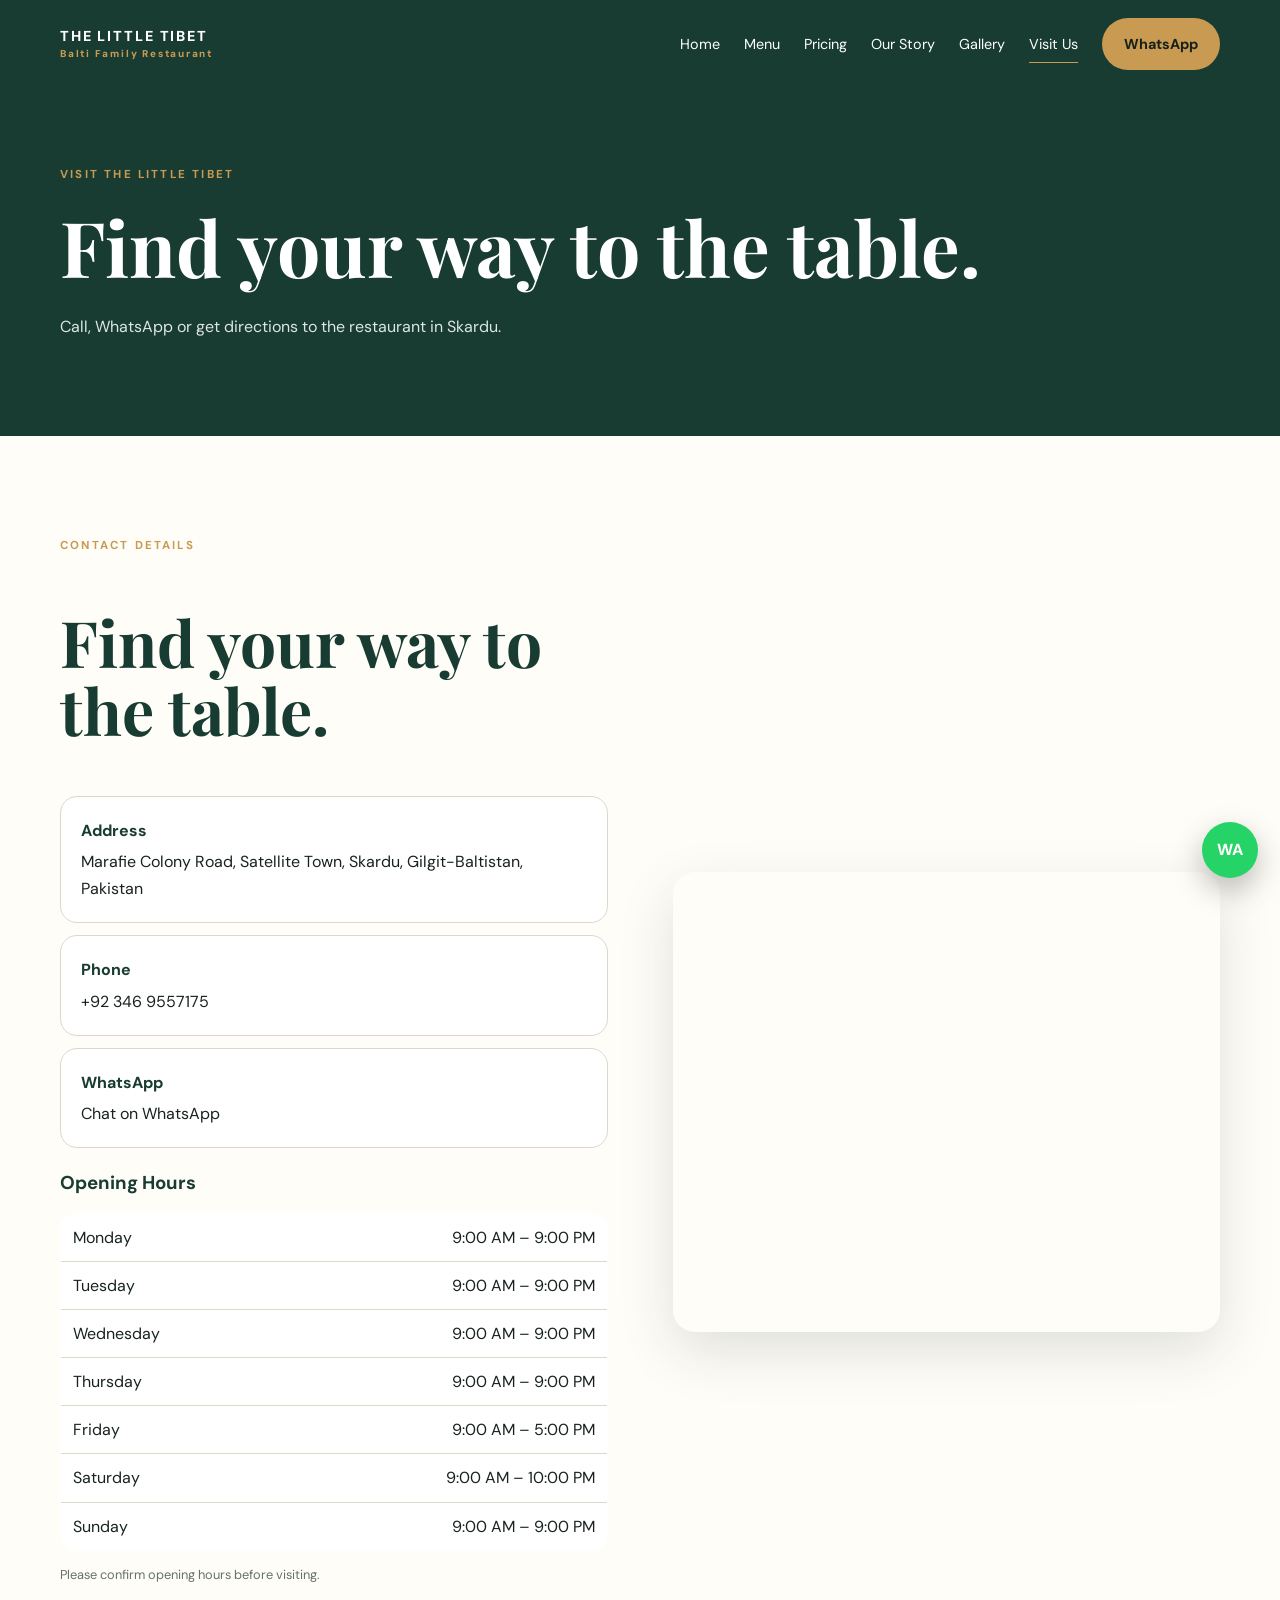
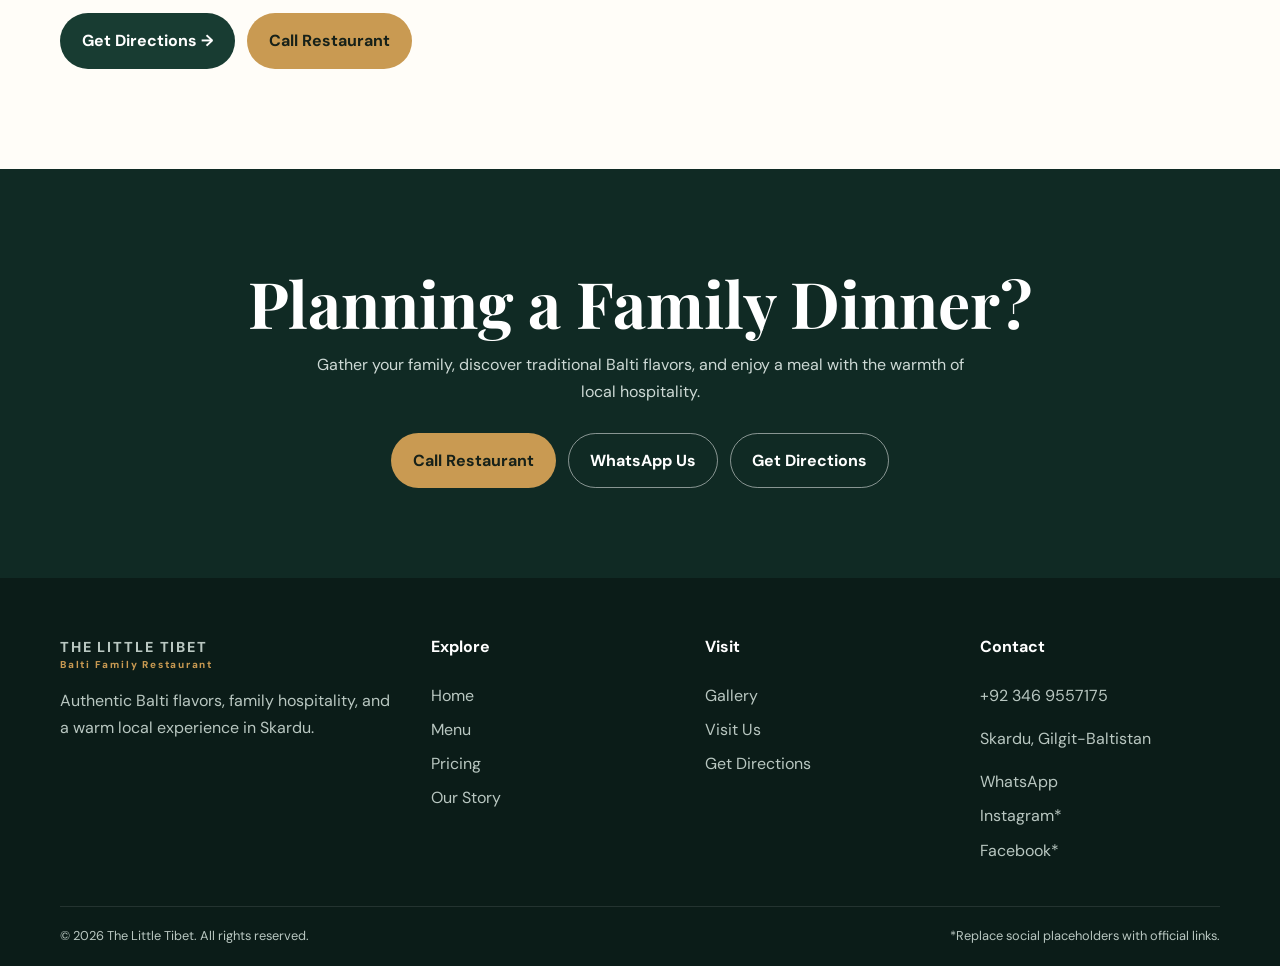
<file: contact.html>
<!doctype html><html lang="en"><head><meta charset="utf-8"><meta name="viewport" content="width=device-width,initial-scale=1"><title>Contact & Location | The Little Tibet Skardu</title><meta name="description" content="Contact The Little Tibet in Marafie Colony Road, Satellite Town, Skardu."><meta property="og:title" content="Contact & Location | The Little Tibet Skardu"><meta property="og:description" content="Contact The Little Tibet in Marafie Colony Road, Satellite Town, Skardu."><link rel="stylesheet" href="css/style.css"></head><body><header class="navbar"><div class="container nav-inner"><a class="logo" href="index.html">THE LITTLE TIBET<small>Balti Family Restaurant</small></a><nav class="nav-links"><a href="index.html">Home</a><a href="menu.html">Menu</a><a href="pricing.html">Pricing</a><a href="about.html">Our Story</a><a href="gallery.html">Gallery</a><a href="contact.html">Visit Us</a><a class="btn btn-primary" href="https://wa.me/923469557175" target="_blank">WhatsApp</a></nav><button class="menu-btn" aria-label="Open navigation" aria-expanded="false">☰</button></div></header><main><section class="page-hero"><div class="container"><div class="eyebrow">VISIT THE LITTLE TIBET</div><h1>Find your way to the table.</h1><p>Call, WhatsApp or get directions to the restaurant in Skardu.</p></div></section><section class="section"><div class="container location-grid"><div><div class="eyebrow">CONTACT DETAILS</div><h2 style="font:700 clamp(2.3rem,5vw,4rem)/1.05 'Playfair Display',serif;color:var(--g)">Find your way to the table.</h2><div class="contact-cards"><div class="contact-card"><strong>Address</strong>Marafie Colony Road, Satellite Town, Skardu, Gilgit-Baltistan, Pakistan</div><div class="contact-card"><strong>Phone</strong><a href="tel:+923469557175">+92 346 9557175</a></div><div class="contact-card"><strong>WhatsApp</strong><a href="https://wa.me/923469557175" target="_blank">Chat on WhatsApp</a></div></div><h3 style="color:var(--g)">Opening Hours</h3><table class="hours"><tr><td>Monday</td><td>9:00 AM – 9:00 PM</td></tr><tr><td>Tuesday</td><td>9:00 AM – 9:00 PM</td></tr><tr><td>Wednesday</td><td>9:00 AM – 9:00 PM</td></tr><tr><td>Thursday</td><td>9:00 AM – 9:00 PM</td></tr><tr><td>Friday</td><td>9:00 AM – 5:00 PM</td></tr><tr><td>Saturday</td><td>9:00 AM – 10:00 PM</td></tr><tr><td>Sunday</td><td>9:00 AM – 9:00 PM</td></tr></table><p class="muted" style="font-size:.8rem">Please confirm opening hours before visiting.</p><div class="actions"><a class="btn btn-dark" href="https://www.google.com/maps/search/?api=1&query=The+Little+Tibet+Marafie+Colony+Road+Skardu" target="_blank">Get Directions →</a><a class="btn btn-primary" href="tel:+923469557175">Call Restaurant</a></div></div><iframe class="map" src="https://www.google.com/maps?q=The%20Little%20Tibet%2C%20Marafie%20Colony%20Road%2C%20Skardu&output=embed" loading="lazy" allowfullscreen title="Map showing The Little Tibet in Skardu"></iframe></div></section><section class="cta"><div class="container"><h2>Planning a Family Dinner?</h2><p>Gather your family, discover traditional Balti flavors, and enjoy a meal with the warmth of local hospitality.</p><div class="actions" style="justify-content:center"><a class="btn btn-primary" href="tel:+923469557175">Call Restaurant</a><a class="btn btn-outline" href="https://wa.me/923469557175" target="_blank">WhatsApp Us</a><a class="btn btn-outline" href="https://www.google.com/maps/search/?api=1&query=The+Little+Tibet+Marafie+Colony+Road+Skardu" target="_blank">Get Directions</a></div></div></section></main><footer class="footer"><div class="container"><div class="footer-grid"><div><a class="logo" href="index.html">THE LITTLE TIBET<small>Balti Family Restaurant</small></a><p>Authentic Balti flavors, family hospitality, and a warm local experience in Skardu.</p></div><div><h4>Explore</h4><a href="index.html">Home</a><a href="menu.html">Menu</a><a href="pricing.html">Pricing</a><a href="about.html">Our Story</a></div><div><h4>Visit</h4><a href="gallery.html">Gallery</a><a href="contact.html">Visit Us</a><a href="https://www.google.com/maps/search/?api=1&query=The+Little+Tibet+Marafie+Colony+Road+Skardu" target="_blank">Get Directions</a></div><div><h4>Contact</h4><a href="tel:+923469557175">+92 346 9557175</a><p>Skardu, Gilgit-Baltistan</p><a href="https://wa.me/923469557175" target="_blank">WhatsApp</a><a href="#">Instagram*</a><a href="#">Facebook*</a></div></div><div class="copyright"><span>© <span data-year></span> The Little Tibet. All rights reserved.</span><span>*Replace social placeholders with official links.</span></div></div></footer><a class="whatsapp" href="https://wa.me/923469557175" target="_blank" aria-label="Chat on WhatsApp">WA</a><button class="top" aria-label="Back to top">↑</button><script src="js/script.js"></script></body></html>
</file>
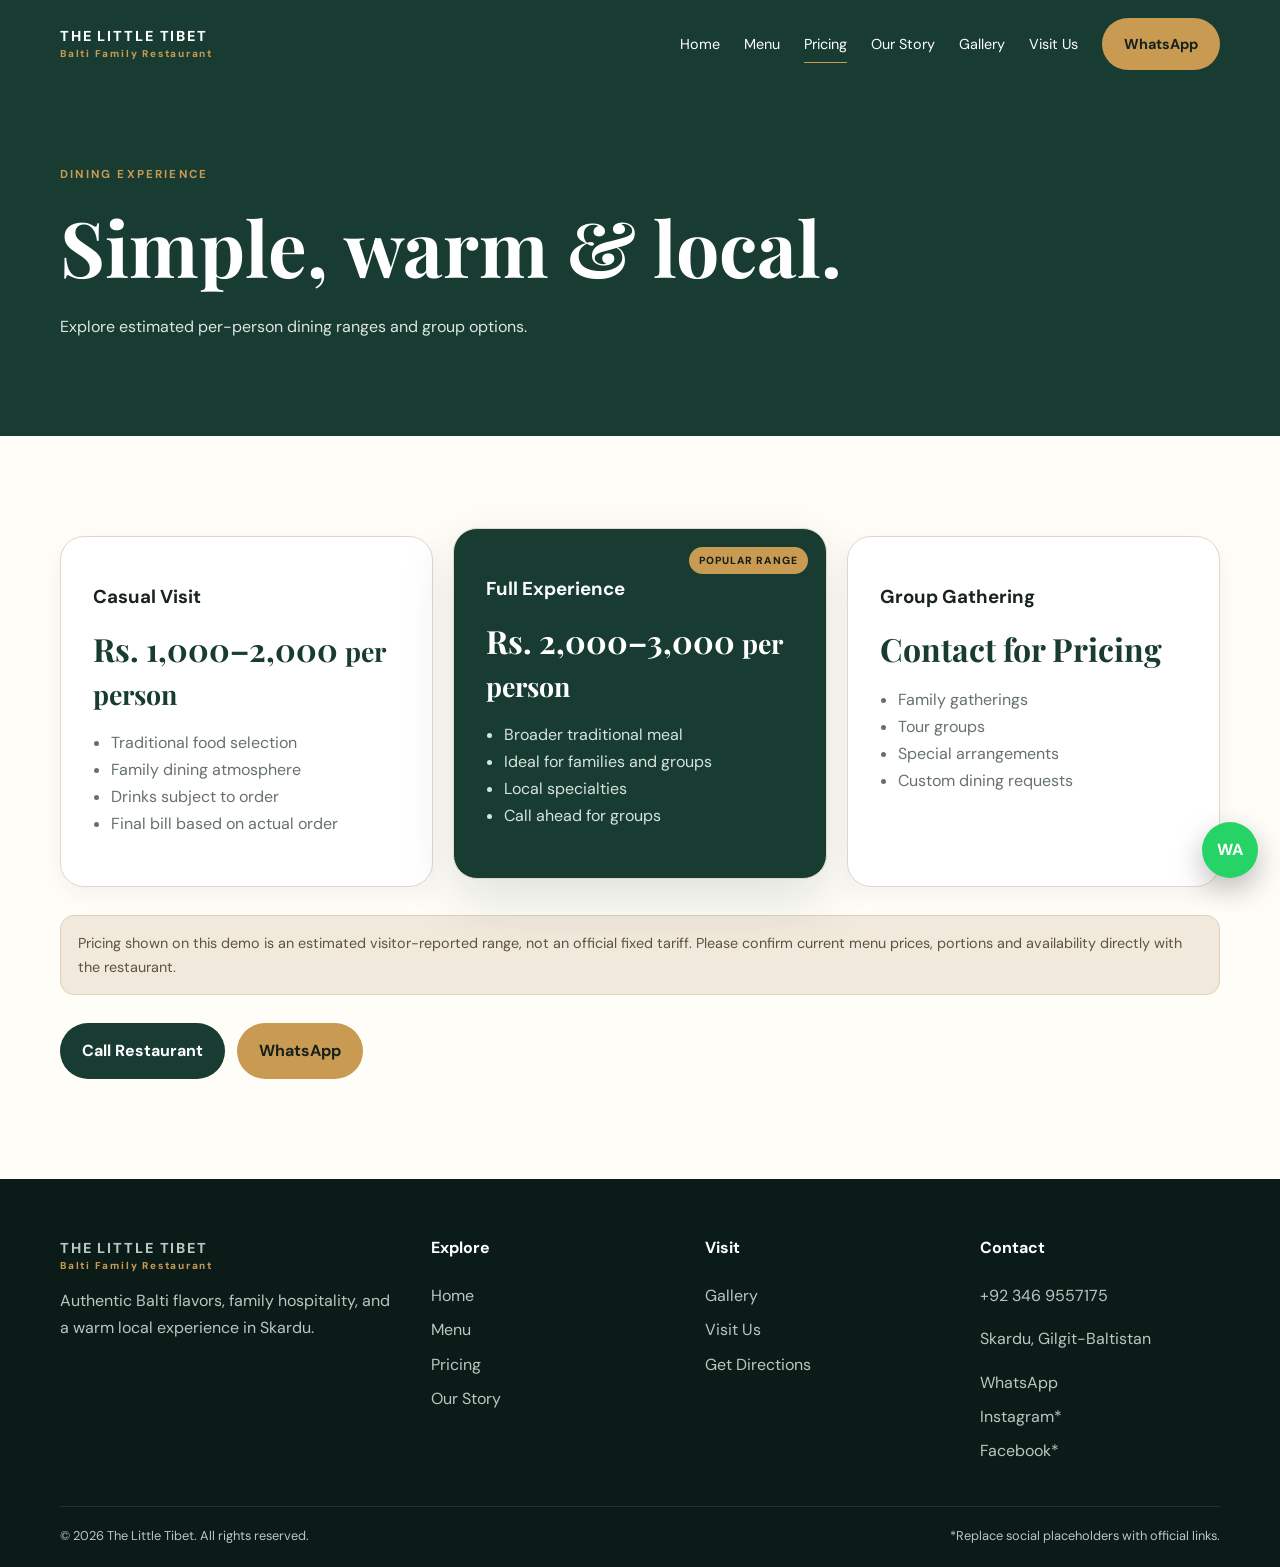
<file: pricing.html>
<!doctype html><html lang="en"><head><meta charset="utf-8"><meta name="viewport" content="width=device-width,initial-scale=1"><title>Dining Experience & Pricing | The Little Tibet Skardu</title><meta name="description" content="Estimated visitor-reported dining ranges and group options for The Little Tibet Skardu."><meta property="og:title" content="Dining Experience & Pricing | The Little Tibet Skardu"><meta property="og:description" content="Estimated visitor-reported dining ranges and group options for The Little Tibet Skardu."><link rel="stylesheet" href="css/style.css"></head><body><header class="navbar"><div class="container nav-inner"><a class="logo" href="index.html">THE LITTLE TIBET<small>Balti Family Restaurant</small></a><nav class="nav-links"><a href="index.html">Home</a><a href="menu.html">Menu</a><a href="pricing.html">Pricing</a><a href="about.html">Our Story</a><a href="gallery.html">Gallery</a><a href="contact.html">Visit Us</a><a class="btn btn-primary" href="https://wa.me/923469557175" target="_blank">WhatsApp</a></nav><button class="menu-btn" aria-label="Open navigation" aria-expanded="false">☰</button></div></header><main><section class="page-hero"><div class="container"><div class="eyebrow">DINING EXPERIENCE</div><h1>Simple, warm & local.</h1><p>Explore estimated per-person dining ranges and group options.</p></div></section><section class="section"><div class="container"><div class="price-grid"><article class="price-card"><h3>Casual Visit</h3><div class="price">Rs. 1,000–2,000 <small>per person</small></div><ul><li>Traditional food selection</li><li>Family dining atmosphere</li><li>Drinks subject to order</li><li>Final bill based on actual order</li></ul></article><article class="price-card featured"><span class="badge">POPULAR RANGE</span><h3>Full Experience</h3><div class="price">Rs. 2,000–3,000 <small>per person</small></div><ul><li>Broader traditional meal</li><li>Ideal for families and groups</li><li>Local specialties</li><li>Call ahead for groups</li></ul></article><article class="price-card"><h3>Group Gathering</h3><div class="price">Contact for Pricing</div><ul><li>Family gatherings</li><li>Tour groups</li><li>Special arrangements</li><li>Custom dining requests</li></ul></article></div><div class="notice" style="margin-top:28px">Pricing shown on this demo is an estimated visitor-reported range, not an official fixed tariff. Please confirm current menu prices, portions and availability directly with the restaurant.</div><div class="actions"><a class="btn btn-dark" href="tel:+923469557175">Call Restaurant</a><a class="btn btn-primary" href="https://wa.me/923469557175" target="_blank">WhatsApp</a></div></div></section></main><footer class="footer"><div class="container"><div class="footer-grid"><div><a class="logo" href="index.html">THE LITTLE TIBET<small>Balti Family Restaurant</small></a><p>Authentic Balti flavors, family hospitality, and a warm local experience in Skardu.</p></div><div><h4>Explore</h4><a href="index.html">Home</a><a href="menu.html">Menu</a><a href="pricing.html">Pricing</a><a href="about.html">Our Story</a></div><div><h4>Visit</h4><a href="gallery.html">Gallery</a><a href="contact.html">Visit Us</a><a href="https://www.google.com/maps/search/?api=1&query=The+Little+Tibet+Marafie+Colony+Road+Skardu" target="_blank">Get Directions</a></div><div><h4>Contact</h4><a href="tel:+923469557175">+92 346 9557175</a><p>Skardu, Gilgit-Baltistan</p><a href="https://wa.me/923469557175" target="_blank">WhatsApp</a><a href="#">Instagram*</a><a href="#">Facebook*</a></div></div><div class="copyright"><span>© <span data-year></span> The Little Tibet. All rights reserved.</span><span>*Replace social placeholders with official links.</span></div></div></footer><a class="whatsapp" href="https://wa.me/923469557175" target="_blank" aria-label="Chat on WhatsApp">WA</a><button class="top" aria-label="Back to top">↑</button><script src="js/script.js"></script></body></html>
</file>
<file: css/style.css>
@import url('https://fonts.googleapis.com/css2?family=DM+Sans:wght@400;500;600;700&family=Playfair+Display:wght@600;700&display=swap');
:root{--g:#183C32;--d:#102A24;--c:#F5F0E7;--w:#FFFDF8;--a:#C99A52;--t:#18231F;--m:#66716C;--b:#DED8CC;--s:0 20px 55px rgba(16,42,36,.13)}*{box-sizing:border-box}html{scroll-behavior:smooth}body{margin:0;background:var(--w);color:var(--t);font-family:'DM Sans',sans-serif;line-height:1.7;overflow-x:hidden}a{text-decoration:none;color:inherit}img{max-width:100%;display:block}.container{width:min(1160px,calc(100% - 40px));margin:auto}.section{padding:100px 0}.eyebrow{font-size:.72rem;letter-spacing:.19em;text-transform:uppercase;font-weight:700;color:var(--a)}h1,h2,h3{line-height:1.1}.section-head{max-width:720px;margin-bottom:42px}.section-head h2,.story h2{font:700 clamp(2.35rem,5vw,4.4rem) 'Playfair Display',serif;color:var(--g);margin:10px 0 18px}.section-head p,.muted{color:var(--m)}.btn{display:inline-flex;align-items:center;justify-content:center;gap:9px;border:1px solid transparent;border-radius:999px;padding:13px 21px;font-weight:700;transition:.22s}.btn:hover{transform:translateY(-2px)}.btn-primary{background:var(--a);color:#172119}.btn-dark{background:var(--g);color:#fff}.btn-outline{border-color:rgba(255,255,255,.5);color:#fff}.navbar{position:fixed;z-index:50;top:0;left:0;right:0;color:#fff;padding:18px 0;transition:.25s}.navbar.scrolled{background:rgba(16,42,36,.96);backdrop-filter:blur(14px);box-shadow:0 8px 30px #0002;padding:11px 0}.nav-inner{display:flex;align-items:center;justify-content:space-between;gap:20px}.logo{font-size:.9rem;font-weight:800;letter-spacing:.13em;line-height:1.05}.logo small{display:block;color:var(--a);font-size:.62rem;letter-spacing:.18em;margin-top:5px}.nav-links{display:flex;align-items:center;gap:24px;font-size:.9rem}.nav-links a:not(.btn){position:relative}.nav-links a:not(.btn):after{content:'';position:absolute;left:0;bottom:-7px;width:0;height:1px;background:var(--a);transition:.2s}.nav-links a:hover:after,.nav-links a.active:after{width:100%}.menu-btn{display:none;background:none;border:0;color:#fff;font-size:1.4rem}.hero{min-height:94vh;position:relative;display:grid;align-items:end;color:#fff;background:linear-gradient(180deg,#102a2430,#102a24eb),url('https://images.unsplash.com/photo-1516026672322-bc52d61a55d5?auto=format&fit=crop&w=2200&q=85') center/cover}.hero-content{position:relative;z-index:2;padding:160px 0 90px;max-width:850px}.hero h1{font:700 clamp(3.3rem,8vw,6.5rem)/.94 'Playfair Display',serif;margin:15px 0 24px}.hero p{max-width:680px;font-size:clamp(1rem,2vw,1.2rem);color:#edf3ef}.actions{display:flex;gap:12px;flex-wrap:wrap;margin-top:28px}.scroll{position:absolute;z-index:2;bottom:24px;right:5%;font-size:.7rem;letter-spacing:.15em;writing-mode:vertical-rl}.intro,.location{background:var(--c)}.split,.story-grid,.location-grid{display:grid;grid-template-columns:1fr 1fr;gap:65px;align-items:center}.split img,.story-grid img{height:560px;width:100%;object-fit:cover;border-radius:22px;box-shadow:var(--s)}.stats{display:grid;grid-template-columns:repeat(3,1fr);gap:10px;margin-top:30px}.stat{padding:16px 0;border-top:1px solid #cfc6b6}.stat strong{display:block;font-size:1.45rem;color:var(--g)}.stat small{color:var(--m)}.food-grid,.culture-grid,.price-grid,.review-grid{display:grid;grid-template-columns:repeat(4,1fr);gap:20px}.food-card{border:1px solid var(--b);background:#fff;border-radius:22px;overflow:hidden;transition:.25s}.food-card:hover{transform:translateY(-5px);box-shadow:var(--s)}.food-card img{height:230px;width:100%;object-fit:cover;transition:.5s}.food-card:hover img{transform:scale(1.04)}.food-body{padding:20px}.food-body h3{font:700 1.55rem 'Playfair Display',serif;color:var(--g);margin:8px 0}.food-body p{font-size:.9rem;color:var(--m)}.link{font-weight:700;color:var(--g)}.culture{background:var(--g);color:#fff}.culture h2,.cta h2{font:700 clamp(2.4rem,5vw,4.5rem)/1.05 'Playfair Display',serif;margin:10px 0 35px}.culture-grid{grid-template-columns:repeat(4,1fr)}.culture-card{border:1px solid #ffffff26;padding:28px;border-radius:18px;background:#ffffff09}.culture-card .icon{width:44px;height:44px;display:grid;place-items:center;border-radius:50%;background:#c99a5226;color:var(--a);margin-bottom:18px}.culture-card h3{margin:0 0 8px}.culture-card p{color:#cbd8d3;font-size:.92rem}.pricing{background:#f8f4ec}.price-grid{grid-template-columns:repeat(3,1fr)}.price-card{position:relative;background:#fff;border:1px solid var(--b);border-radius:24px;padding:32px;box-shadow:0 8px 25px #102a240d}.price-card.featured{background:var(--g);color:#fff;transform:translateY(-8px);box-shadow:var(--s)}.badge{position:absolute;right:18px;top:18px;background:var(--a);color:#152019;border-radius:999px;padding:5px 10px;font-size:.65rem;font-weight:800;letter-spacing:.1em}.price{font:700 2rem 'Playfair Display',serif;color:var(--g);margin:15px 0}.featured .price{color:#fff}.price-card ul{padding-left:18px;color:var(--m)}.featured ul{color:#d7e3de}.notice{background:#f1eadc;border:1px solid #dfd1b9;padding:15px 17px;border-radius:14px;color:#5f533f;font-size:.9rem}.page-hero{padding:165px 0 80px;background:var(--g);color:#fff}.page-hero h1{font:700 clamp(3rem,6vw,5.2rem) 'Playfair Display',serif;margin:10px 0}.page-hero p{max-width:700px;color:#dce6e1}.menu-cats{display:flex;gap:9px;flex-wrap:wrap;margin-bottom:35px}.cat{border:1px solid var(--b);background:#fff;padding:9px 15px;border-radius:999px}.cat.active,.cat:hover{background:var(--g);color:#fff}.menu-grid{display:grid;grid-template-columns:repeat(2,1fr);gap:16px}.menu-item{display:flex;gap:18px;align-items:center;border-bottom:1px solid var(--b);padding:18px 0}.menu-item img{width:120px;height:95px;border-radius:14px;object-fit:cover}.menu-item h3{margin:0;color:var(--g);font:700 1.3rem 'Playfair Display',serif}.menu-item p{margin:5px 0;color:var(--m);font-size:.88rem}.menu-price{margin-left:auto;white-space:nowrap;font-weight:700;color:var(--a)}.story-grid{grid-template-columns:1.1fr .9fr}.story-grid img{height:580px}.pillars{display:flex;gap:10px;flex-wrap:wrap;margin-top:25px}.pillar{padding:10px 14px;border:1px solid var(--b);border-radius:999px;color:var(--g);font-weight:700}.gallery{display:grid;grid-template-columns:repeat(4,1fr);grid-auto-rows:190px;gap:14px}.gallery img{width:100%;height:100%;object-fit:cover;border-radius:17px;cursor:pointer;transition:.2s}.gallery img:hover{filter:brightness(.78)}.gallery img:nth-child(1){grid-column:span 2;grid-row:span 2}.gallery img:nth-child(5){grid-column:span 2}.review-grid{grid-template-columns:repeat(3,1fr)}.review{background:#fff;border:1px solid var(--b);padding:26px;border-radius:20px}.review h3{font:700 1.4rem 'Playfair Display',serif;color:var(--g);margin:0 0 10px}.source{font-size:.72rem;text-transform:uppercase;letter-spacing:.12em;color:var(--a);font-weight:700}.map{min-height:460px;border:0;border-radius:22px;width:100%;box-shadow:var(--s)}.contact-cards{display:grid;gap:12px;margin:25px 0}.contact-card{padding:20px;border:1px solid var(--b);border-radius:17px;background:#fff}.contact-card strong{display:block;color:var(--g);margin-bottom:4px}.hours{width:100%;border-collapse:collapse;background:#fff;border:1px solid var(--b);border-radius:17px;overflow:hidden}.hours td{padding:10px 12px;border-bottom:1px solid var(--b)}.hours td:last-child{text-align:right}.cta{padding:90px 0;background:var(--d);color:#fff;text-align:center}.cta h2{margin:10px auto 15px;max-width:800px}.cta p{color:#cdd9d5;max-width:650px;margin:auto}.footer{background:#0b1c18;color:#b9c7c1;padding:55px 0 20px}.footer-grid{display:grid;grid-template-columns:1.4fr repeat(3,1fr);gap:35px}.footer h4{color:#fff;margin-top:0}.footer a{display:block;margin:7px 0}.copyright{border-top:1px solid #ffffff1a;margin-top:35px;padding-top:18px;font-size:.8rem;display:flex;justify-content:space-between}.whatsapp{position:fixed;z-index:70;right:22px;bottom:22px;width:56px;height:56px;border-radius:50%;display:grid;place-items:center;background:#25d366;color:#fff;font-weight:800;box-shadow:0 12px 30px #0004}.top{position:fixed;right:22px;bottom:88px;z-index:65;width:42px;height:42px;border:1px solid var(--b);border-radius:50%;background:#fff;color:var(--g);display:none}.top.show{display:block}.lightbox{position:fixed;inset:0;background:#07110ef5;z-index:100;display:none;align-items:center;justify-content:center;padding:30px}.lightbox.open{display:flex}.lightbox img{max-width:92vw;max-height:88vh;object-fit:contain;border-radius:10px}.lb{position:absolute;width:44px;height:44px;border:0;border-radius:50%;background:#ffffff1f;color:#fff;font-size:1.4rem}.close{right:20px;top:20px}.prev{left:20px}.next{right:20px}.reveal{opacity:0;transform:translateY(18px);transition:.7s}.reveal.visible{opacity:1;transform:none}
@media(max-width:950px){.nav-links{display:none}.menu-btn{display:block}.nav-links.open{display:flex;position:absolute;top:67px;left:20px;right:20px;flex-direction:column;align-items:stretch;padding:22px;background:#102a24fa;border-radius:18px}.food-grid,.culture-grid{grid-template-columns:1fr 1fr}.split,.story-grid,.location-grid{grid-template-columns:1fr;gap:35px}.split img,.story-grid img{height:430px}.price-grid{grid-template-columns:1fr}.price-card.featured{transform:none}.review-grid{grid-template-columns:1fr}.footer-grid{grid-template-columns:1fr 1fr}}
@media(max-width:600px){.container{width:calc(100% - 28px)}.section{padding:70px 0}.hero-content{padding:130px 0 70px}.hero h1{font-size:3rem}.actions .btn{width:100%}.food-grid,.culture-grid,.menu-grid,.footer-grid{grid-template-columns:1fr}.stats{grid-template-columns:1fr}.gallery{grid-template-columns:1fr 1fr;grid-auto-rows:145px}.gallery img:nth-child(1),.gallery img:nth-child(5){grid-column:span 2}.split img,.story-grid img{height:360px}.menu-item img{width:92px;height:78px}.map{min-height:390px}.copyright{flex-direction:column}.page-hero{padding:135px 0 60px}.whatsapp{right:16px;bottom:16px}.top{right:16px;bottom:84px}}
</file>
